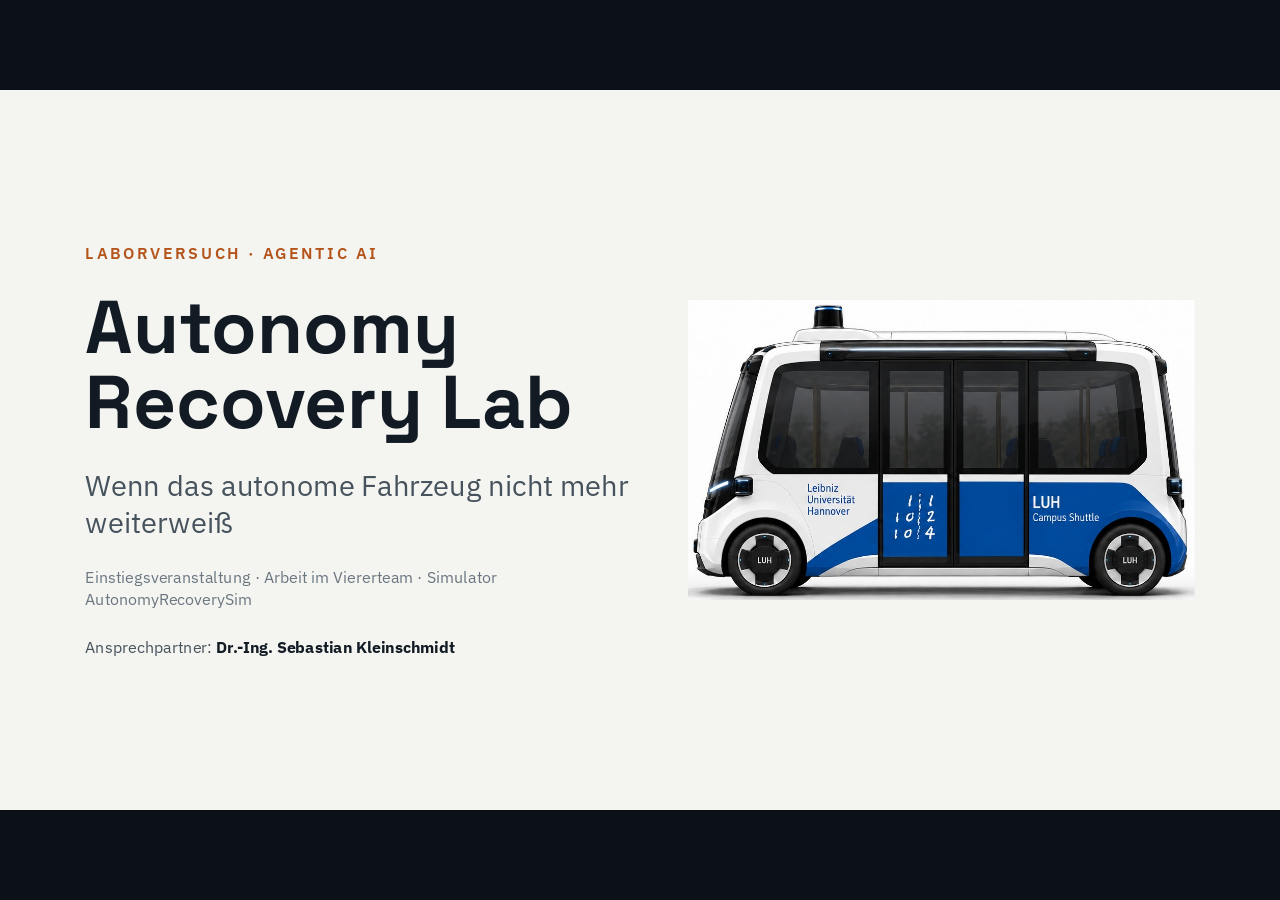
<file: docs/Auftakt_Autonomy_Recovery_Lab.html>
<!doctype html>
<html lang="de">
<head>
<meta charset="utf-8">
<meta name="viewport" content="width=device-width, initial-scale=1">
<title>Autonomy Recovery Lab – Einstieg</title>
<link rel="preconnect" href="https://fonts.googleapis.com">
<link rel="stylesheet" href="https://fonts.googleapis.com/css2?family=Space+Grotesk:wght@500;600;700&family=IBM+Plex+Sans:ital,wght@0,400;0,600;1,400&family=JetBrains+Mono:wght@400;600&display=swap">
<style>
  :root { --frame: #0B1117; }
  * { margin: 0; padding: 0; box-sizing: border-box; }
  html, body { height: 100%; background: var(--frame); overflow: hidden; }
  body { font-family: 'IBM Plex Sans', Arial, sans-serif; }
  #stage { position: absolute; left: 50%; top: 50%; width: 1920px; height: 1080px; transform-origin: center; }
  .slide { position: absolute; inset: 0; width: 1920px; height: 1080px; overflow: hidden; }
  .slide:not(.active) { display: none !important; }
  .slide div:not([style*="display"]) { display: flex; flex-direction: column; }
  .notes { display: none; }
  .shape-arrow-right { clip-path: polygon(0 30%, 60% 30%, 60% 0, 100% 50%, 60% 100%, 60% 70%, 0 70%); }
  #bar { position: fixed; left: 0; right: 0; bottom: 0; display: flex; gap: 12px; align-items: center; justify-content: flex-end;
         padding: 8px 16px; font: 14px 'IBM Plex Sans', Arial, sans-serif; color: #B9C4CC; opacity: 0; transition: opacity .2s; }
  body:hover #bar, #bar:focus-within { opacity: 1; }
  #bar button { background: #1C2833; color: #F4F5F1; border: 1px solid #2C3A47; border-radius: 6px; padding: 6px 12px; font: inherit; cursor: pointer; }
  #notes { position: fixed; left: 16px; right: 16px; bottom: 52px; max-height: 40vh; overflow: auto; display: none;
           background: #F4F5F1; color: #121B24; border-radius: 10px; padding: 16px 20px; font: 18px/1.5 'IBM Plex Sans', Arial, sans-serif; }
  body.show-notes #notes { display: block; }
  @media print {
    @page { size: 1920px 1080px; margin: 0; }
    html, body { height: auto; overflow: visible; background: none; }
    #stage { position: static; transform: none !important; width: auto; height: auto; }
    .slide, .slide:not(.active) { position: relative; display: flex !important; page-break-after: always; break-after: page; }
    #bar, #notes { display: none !important; }
  }
</style>
</head>
<body>
<main id="stage" aria-live="polite">
<section class="slide" data-number="1" id="cover" data-transition="fade" style="background:#F4F5F1;color:#121B24;font-family:'IBM Plex Sans', Arial, sans-serif;padding:128px;display:flex;flex-direction:row;align-items:center;gap:64px">
<div style="flex:1;display:flex;flex-direction:column;gap:40px">
<p style="font-size:24px;font-weight:600;letter-spacing:4px;text-transform:uppercase;color:#B4541A">Laborversuch · Agentic AI</p>
<h1 style="font-family:'Space Grotesk', Arial, sans-serif;font-size:112px;font-weight:700;line-height:1.0;color:#121B24">Autonomy<br>Recovery Lab</h1>
<p style="font-size:44px;line-height:1.25;color:#46525C">Wenn das autonome Fahrzeug nicht mehr weiterweiß</p>
<p style="font-size:24px;color:#6B7680">Einstiegsveranstaltung · Arbeit im Viererteam · Simulator AutonomyRecoverySim</p>
<p style="font-size:24px;color:#46525C">Ansprechpartner: <b style="color:#121B24">Dr.-Ing. Sebastian Kleinschmidt</b></p>
</div>
<img src="[data-uri]" alt="Autonomes Campus-Shuttle in Seitenansicht" style="width:760px;height:451px;object-fit:contain">
<aside class="notes">Willkommen zum Laborversuch. Das Bild zeigt ein autonomes Shuttle, wie es auf einem Campus fahren könnte. Solche Fahrzeuge fahren die meiste Zeit problemlos. Dieser Versuch beschäftigt sich mit den Momenten, in denen sie nicht weiterwissen, und mit der Frage, wie ein Agent mit Sprachmodell dann helfen kann, ohne selbst zum Risiko zu werden.</aside>
</section>
<section class="slide" data-number="2" id="lage" data-transition="fade" style="background:#121B24;color:#F4F5F1;font-family:'IBM Plex Sans', Arial, sans-serif;padding:128px 128px 160px;display:flex;flex-direction:column;gap:64px">
<div style="display:flex;flex-direction:column;gap:16px">
<p style="font-size:24px;font-weight:600;letter-spacing:4px;text-transform:uppercase;color:#F2994A">Das Problem</p>
<h2 style="font-family:'Space Grotesk', Arial, sans-serif;font-size:72px;font-weight:700;line-height:1.1;color:#F4F5F1">Das Fahrzeug steht und kommt nicht weiter</h2>
</div>
<div style="display:flex;flex-direction:row;gap:32px">
<div style="flex:1;display:flex;flex-direction:column;gap:24px;background:#1C2833;border:1px solid #2C3A47;border-radius:20px;padding:40px">
<svg class="icon" aria-hidden="true" viewBox="0 0 24 24" fill="none" stroke="currentColor" stroke-width="2" stroke-linecap="round" stroke-linejoin="round" style="color:#F2994A;width:56px;height:56px;flex:none"><path d="m21.73 18-8-14a2 2 0 0 0-3.48 0l-8 14A2 2 0 0 0 4 21h16a2 2 0 0 0 1.73-3"/><path d="M12 9v4"/><path d="M12 17h.01"/></svg>
<h3 style="font-size:32px;font-weight:600;line-height:1.25;color:#F4F5F1">Lieferwagen in zweiter Reihe</h3>
<p style="font-size:24px;line-height:1.4;color:#B9C4CC">Fährt er gleich weiter, oder ist der Fahrer weg?</p>
</div>
<div style="flex:1;display:flex;flex-direction:column;gap:24px;background:#1C2833;border:1px solid #2C3A47;border-radius:20px;padding:40px">
<svg class="icon" aria-hidden="true" viewBox="0 0 24 24" fill="none" stroke="currentColor" stroke-width="2" stroke-linecap="round" stroke-linejoin="round" style="color:#F2994A;width:56px;height:56px;flex:none"><path d="M4 14a1 1 0 0 1-.78-1.63l9.9-10.2a.5.5 0 0 1 .86.46l-1.92 6.02A1 1 0 0 0 13 10h7a1 1 0 0 1 .78 1.63l-9.9 10.2a.5.5 0 0 1-.86-.46l1.92-6.02A1 1 0 0 0 11 14z"/></svg>
<h3 style="font-size:32px;font-weight:600;line-height:1.25;color:#F4F5F1">Ampel ausgefallen</h3>
<p style="font-size:24px;line-height:1.4;color:#B9C4CC">Dunkel ist nicht rot. Wer gibt die Kreuzung frei?</p>
</div>
<div style="flex:1;display:flex;flex-direction:column;gap:24px;background:#1C2833;border:1px solid #2C3A47;border-radius:20px;padding:40px">
<svg class="icon" aria-hidden="true" viewBox="0 0 24 24" fill="none" stroke="currentColor" stroke-width="2" stroke-linecap="round" stroke-linejoin="round" style="color:#F2994A;width:56px;height:56px;flex:none"><circle cx="11" cy="11" r="8"/><path d="m21 21-4.3-4.3"/></svg>
<h3 style="font-size:32px;font-weight:600;line-height:1.25;color:#F4F5F1">Ladung auf der Fahrbahn</h3>
<p style="font-size:24px;line-height:1.4;color:#B9C4CC">Karton oder Stahlteil? Drüberfahren oder umfahren?</p>
</div>
<div style="flex:1;display:flex;flex-direction:column;gap:24px;background:#1C2833;border:1px solid #2C3A47;border-radius:20px;padding:40px">
<svg class="icon" aria-hidden="true" viewBox="0 0 24 24" fill="none" stroke="currentColor" stroke-width="2" stroke-linecap="round" stroke-linejoin="round" style="color:#F2994A;width:56px;height:56px;flex:none"><path d="M14.7 6.3a1 1 0 0 0 0 1.4l1.6 1.6a1 1 0 0 0 1.4 0l3.77-3.77a6 6 0 0 1-7.94 7.94l-6.91 6.91a2.12 2.12 0 0 1-3-3l6.91-6.91a6 6 0 0 1 7.94-7.94l-3.76 3.76z"/></svg>
<h3 style="font-size:32px;font-weight:600;line-height:1.25;color:#F4F5F1">Baustelle ohne Umleitung</h3>
<p style="font-size:24px;line-height:1.4;color:#B9C4CC">Wenden, umplanen oder die Leitstelle rufen?</p>
</div>
</div>
<p style="font-size:32px;line-height:1.4;color:#B9C4CC">Der Fahrstack hält sicher an, <span style="color:#F4F5F1">löst die Lage aber nicht auf</span>. Dafür gibt es in diesem Labor einen eigenen Agenten.</p>
<p style="position:absolute;left:128px;bottom:64px;width:1200px;font-size:24px;color:#8C99A4">Autonomy Recovery Lab · Einstieg</p>
<p style="position:absolute;right:128px;bottom:64px;width:200px;font-size:24px;color:#8C99A4;text-align:right">2</p>
<aside class="notes">Vier typische Lagen, alle im Simulator enthalten. Allen gemeinsam ist: Das Fahrzeug verhält sich korrekt, indem es anhält. Aber Anhalten ist keine Lösung. Ein menschlicher Fahrer würde jetzt nachdenken, genauer hinsehen und dann etwas tun, zum Beispiel vorsichtig vorbeifahren, warten oder umkehren. Genau diese Rolle übernimmt euer Agent.</aside>
</section>
<section class="slide" data-number="3" id="rolle" data-transition="fade" style="background:#F4F5F1;color:#121B24;font-family:'IBM Plex Sans', Arial, sans-serif;padding:128px 128px 160px;display:flex;flex-direction:column;gap:64px">
<div style="display:flex;flex-direction:column;gap:16px">
<p style="font-size:24px;font-weight:600;letter-spacing:4px;text-transform:uppercase;color:#B4541A">Eure Aufgabe</p>
<h2 style="font-family:'Space Grotesk', Arial, sans-serif;font-size:72px;font-weight:700;line-height:1.1;color:#121B24">Euer Agent übernimmt ab dem Stillstand</h2>
</div>
<div style="display:flex;flex-direction:row;align-items:center;gap:24px">
<div style="flex:1;display:flex;flex-direction:column;gap:20px;background:#FBFBF8;border:1px solid #D5DAD3;border-radius:20px;padding:40px">
<p style="font-family:'Space Grotesk', Arial, sans-serif;font-size:44px;font-weight:700;color:#2A64A0">1</p>
<h3 style="font-size:32px;font-weight:600;line-height:1.25;color:#121B24">Lage untersuchen</h3>
<p style="font-size:24px;line-height:1.4;color:#46525C">Werkzeuge abfragen: Hindernis, Gegenverkehr, Sicht, Karte, Mission, Fahrstack</p>
</div>
<div class="shape shape-arrow-right" aria-hidden="true" style="background:#B4541A;width:56px;height:32px;flex:none"></div>
<div style="flex:1;display:flex;flex-direction:column;gap:20px;background:#FBFBF8;border:1px solid #D5DAD3;border-radius:20px;padding:40px">
<p style="font-family:'Space Grotesk', Arial, sans-serif;font-size:44px;font-weight:700;color:#2A64A0">2</p>
<h3 style="font-size:32px;font-weight:600;line-height:1.25;color:#121B24">Befehl wählen</h3>
<p style="font-size:24px;line-height:1.4;color:#46525C">Genau ein High-Level-Befehl mit Parametern und Begründung</p>
</div>
<div class="shape shape-arrow-right" aria-hidden="true" style="background:#B4541A;width:56px;height:32px;flex:none"></div>
<div style="flex:1;display:flex;flex-direction:column;gap:20px;background:#FBFBF8;border:1px solid #D5DAD3;border-radius:20px;padding:40px">
<p style="font-family:'Space Grotesk', Arial, sans-serif;font-size:44px;font-weight:700;color:#2A64A0">3</p>
<h3 style="font-size:32px;font-weight:600;line-height:1.25;color:#121B24">Simulator prüft und fährt</h3>
<p style="font-size:24px;line-height:1.4;color:#46525C">Regeln, Sicherheit, Ausführung; gemessen werden Sicherheit, Erfolg, Standzeit, Kosten</p>
</div>
</div>
<p style="font-size:32px;line-height:1.4;color:#46525C"><b style="color:#121B24">Kein Lenkrad, keine Trajektorie.</b> Der Agent entscheidet, <i>was</i> geschieht. <i>Wie</i> gelenkt und gebremst wird, erledigt der zertifizierte Ausführer.</p>
<p style="position:absolute;left:128px;bottom:64px;width:1200px;font-size:24px;color:#6B7680">Autonomy Recovery Lab · Einstieg</p>
<p style="position:absolute;right:128px;bottom:64px;width:200px;font-size:24px;color:#6B7680;text-align:right">3</p>
<aside class="notes">Der Agent wird erst gerufen, wenn der Stillstandsmonitor einen möglichen Deadlock meldet. Dann hat er ein begrenztes Budget an Werkzeugaufrufen, um die Lage zu verstehen, und reicht einen Befehl ein. Wichtig für das Verständnis: Der Agent ist kein Fahrer. Er ist eher wie ein Disponent, der sagt: Fahr vorsichtig links vorbei, maximal 35 Meter. Die Ausführung und die Sicherheitsüberwachung bleiben Infrastruktur.</aside>
</section>
<section class="slide" data-number="4" id="frage" data-transition="fade" style="background:#E7EAE4;color:#121B24;font-family:'IBM Plex Sans', Arial, sans-serif;padding:128px 128px 160px;display:flex;flex-direction:column;gap:56px">
<div style="display:flex;flex-direction:column;gap:16px">
<p style="font-size:24px;font-weight:600;letter-spacing:4px;text-transform:uppercase;color:#B4541A">Die erste Frage</p>
<h2 style="font-family:'Space Grotesk', Arial, sans-serif;font-size:72px;font-weight:700;line-height:1.1;color:#121B24">Steckt das Fahrzeug wirklich fest?</h2>
</div>
<div style="display:flex;flex-direction:row;gap:32px">
<div style="flex:1;display:flex;flex-direction:column;gap:24px;background:#FBFBF8;border:1px solid #D5DAD3;border-radius:20px;padding:48px">
<div style="display:flex;flex-direction:row;align-items:center;gap:20px">
<svg class="icon" aria-hidden="true" viewBox="0 0 24 24" fill="none" stroke="currentColor" stroke-width="2" stroke-linecap="round" stroke-linejoin="round" style="color:#2A64A0;width:48px;height:48px;flex:none"><circle cx="12" cy="12" r="10"/><polyline points="12 6 12 12 16 14"/></svg>
<h3 style="font-size:32px;font-weight:600;color:#121B24">Warten ist richtig</h3>
</div>
<p style="font-size:32px;line-height:1.4;color:#46525C">Rote Ampel, Güterzug am Bahnübergang, Stau, geplanter Halt</p>
<p style="font-size:32px;line-height:1.4;color:#2A64A0;font-weight:600">Wer hier eingreift, löst einen Fehlalarm aus.</p>
</div>
<div style="flex:1;display:flex;flex-direction:column;gap:24px;background:#FBFBF8;border:1px solid #D5DAD3;border-radius:20px;padding:48px">
<div style="display:flex;flex-direction:row;align-items:center;gap:20px">
<svg class="icon" aria-hidden="true" viewBox="0 0 24 24" fill="none" stroke="currentColor" stroke-width="2" stroke-linecap="round" stroke-linejoin="round" style="color:#B4541A;width:48px;height:48px;flex:none"><path d="M4 14a1 1 0 0 1-.78-1.63l9.9-10.2a.5.5 0 0 1 .86.46l-1.92 6.02A1 1 0 0 0 13 10h7a1 1 0 0 1 .78 1.63l-9.9 10.2a.5.5 0 0 1-.86-.46l1.92-6.02A1 1 0 0 0 11 14z"/></svg>
<h3 style="font-size:32px;font-weight:600;color:#121B24">Eingriff ist nötig</h3>
</div>
<p style="font-size:32px;line-height:1.4;color:#46525C">Ampel dunkel, grüne Ampel mit Blockade, Lieferwagen ohne Fahrer</p>
<p style="font-size:32px;line-height:1.4;color:#B4541A;font-weight:600">Wer hier wartet, verpasst den Eingriff.</p>
</div>
</div>
<p style="font-size:32px;line-height:1.4;color:#46525C">Der Stillstandsmonitor ruft euren Agenten bei <b style="color:#121B24">jedem</b> Halt. Unterscheiden muss der Agent selbst.</p>
<p style="position:absolute;left:128px;bottom:64px;width:1200px;font-size:24px;color:#6B7680">Autonomy Recovery Lab · Einstieg</p>
<p style="position:absolute;right:128px;bottom:64px;width:200px;font-size:24px;color:#6B7680;text-align:right">4</p>
<aside class="notes">Das ist die wichtigste und am häufigsten unterschätzte Teilaufgabe. Der Monitor ist absichtlich dumm: Er sieht nur, dass das Fahrzeug steht. Ein Agent, der immer eingreift, fährt bei Rot los. Ein Agent, der immer wartet, steht ewig hinter einem verlassenen Lieferwagen. Beide Fehlerarten werden getrennt gemessen, als Fehlalarm und als verpasster Eingriff. Die Szenariomenge erkennen.txt ist genau dafür gebaut.</aside>
</section>
<section class="slide" data-number="5" id="sehen" data-transition="fade" style="background:#121B24;color:#F4F5F1;font-family:'IBM Plex Sans', Arial, sans-serif;padding:128px 128px 160px;display:flex;flex-direction:column;gap:56px">
<div style="display:flex;flex-direction:column;gap:16px">
<p style="font-size:24px;font-weight:600;letter-spacing:4px;text-transform:uppercase;color:#F2994A">Wahrnehmung</p>
<h2 style="font-family:'Space Grotesk', Arial, sans-serif;font-size:72px;font-weight:700;line-height:1.1;color:#F4F5F1">Was euer Agent zu sehen bekommt</h2>
</div>
<div style="display:flex;flex-direction:row;gap:32px">
<div style="flex:1;display:flex;flex-direction:column;gap:24px;background:#1C2833;border:1px solid #2C3A47;border-radius:20px;padding:40px">
<h3 style="font-size:32px;font-weight:600;color:#7FB2E5">Ab L4: Objektliste mit Unsicherheit</h3>
<p style="font-family:'JetBrains Mono', 'Courier New', monospace;font-size:24px;line-height:1.4;color:#DCE3E8">{<br>&#160;&#160;"existence_probability": 0.97,<br>&#160;&#160;"classification": [<br>&#160;&#160;&#160;&#160;{"label": "VAN", "probability": 0.81},<br>&#160;&#160;&#160;&#160;{"label": "TRUCK", "probability": 0.19}],<br>&#160;&#160;"kinematics": {<br>&#160;&#160;&#160;&#160;"position_m": [18.4, 0.1],<br>&#160;&#160;&#160;&#160;"position_std_m": [0.3, 0.2],<br>&#160;&#160;&#160;&#160;"motion_state": "STATIONARY"},<br>&#160;&#160;"lane_association": {"lane": "EGO_LANE"} }</p>
</div>
<div style="flex:1;display:flex;flex-direction:column;gap:32px;background:#1C2833;border:1px solid #2C3A47;border-radius:20px;padding:40px">
<h3 style="font-size:32px;font-weight:600;color:#7FB2E5">In L6: Selbstauskunft des Fahrstacks</h3>
<p style="font-size:44px;line-height:1.25;font-style:italic;color:#F4F5F1">„Ein Lieferwagen blockiert die Spur, also halte ich an.“</p>
<p style="font-family:'JetBrains Mono', 'Courier New', monospace;font-size:24px;color:#DCE3E8">meta_action: STOP · confidence: 0.92</p>
<p style="font-size:24px;line-height:1.4;color:#B9C4CC">Begründung im Stil von NVIDIA Alpamayo. Sie klingt plausibel und kann trotzdem falsch sein: <span style="color:#F2994A">gegen die Messungen prüfen.</span></p>
</div>
</div>
<p style="font-size:32px;line-height:1.4;color:#B9C4CC">In L1 bis L3 liefern die Werkzeuge fertige Urteile wie „Gegenverkehr: ja“. <span style="color:#F4F5F1">Ab L4 rechnet euer Agent selbst.</span></p>
<p style="position:absolute;left:128px;bottom:64px;width:1200px;font-size:24px;color:#8C99A4">Autonomy Recovery Lab · Einstieg · Beispielwerte, gekürzt</p>
<p style="position:absolute;right:128px;bottom:64px;width:200px;font-size:24px;color:#8C99A4;text-align:right">5</p>
<aside class="notes">Die Wahrnehmung wird im Lauf des Labors realistischer. Am Anfang bekommt ihr fertige Urteile, damit ihr euch auf die Agentenlogik konzentrieren könnt. Ab Lektion 4 bekommt ihr eine Objektliste, wie sie ein realer Fahrstack, etwa Autoware, ausgibt: Klassen mit Wahrscheinlichkeiten, Positionen mit Standardabweichung, Tracks mit Alter. Dazu Sichtabdeckung und Karte. In Lektion 6 kommt die Selbstauskunft eines Vision-Language-Action-Modells hinzu, angelehnt an NVIDIA Alpamayo: eine Begründung in Text, eine grobe Fahrabsicht und eine Konfidenz. Der Kernpunkt: Text, der überzeugend klingt, ist kein Beleg. Die Werte auf der Folie sind gekürzte Beispielwerte.</aside>
</section>
<section class="slide" data-number="6" id="befehle" data-transition="fade" style="background:#F4F5F1;color:#121B24;font-family:'IBM Plex Sans', Arial, sans-serif;padding:128px 128px 160px;display:flex;flex-direction:column;gap:48px">
<div style="display:flex;flex-direction:column;gap:16px">
<p style="font-size:24px;font-weight:600;letter-spacing:4px;text-transform:uppercase;color:#B4541A">Handlungsraum</p>
<h2 style="font-family:'Space Grotesk', Arial, sans-serif;font-size:72px;font-weight:700;line-height:1.1;color:#121B24">24 Befehle, aber kein Lenkrad</h2>
</div>
<div style="display:grid;grid-template-columns:1fr 1fr 1fr;gap:24px">
<div style="display:flex;flex-direction:column;gap:12px;background:#FBFBF8;border:1px solid #D5DAD3;border-radius:16px;padding:28px 32px">
<h3 style="font-size:32px;font-weight:600;color:#2A64A0">Abwarten</h3>
<p style="font-family:'JetBrains Mono', 'Courier New', monospace;font-size:24px;line-height:1.3;color:#46525C">WAIT<br>WAIT_FOR_GAP<br>REQUEST_ADDITIONAL_INFORMATION</p>
</div>
<div style="display:flex;flex-direction:column;gap:12px;background:#FBFBF8;border:1px solid #D5DAD3;border-radius:16px;padding:28px 32px">
<h3 style="font-size:32px;font-weight:600;color:#2A64A0">Kleine Manöver</h3>
<p style="font-family:'JetBrains Mono', 'Courier New', monospace;font-size:24px;line-height:1.3;color:#46525C">NUDGE_AROUND_OBSTACLE<br>AVOID_TEMPORARY_OBSTRUCTION<br>CHANGE_LANE · CREEP_FORWARD<br>CROSS_LOW_RISK_OBJECT<br>REVERSE_SHORT</p>
</div>
<div style="display:flex;flex-direction:column;gap:12px;background:#FBFBF8;border:1px solid #D5DAD3;border-radius:16px;padding:28px 32px">
<h3 style="font-size:32px;font-weight:600;color:#2A64A0">Phasenmanöver</h3>
<p style="font-family:'JetBrains Mono', 'Courier New', monospace;font-size:24px;line-height:1.3;color:#46525C">PEEK_OUT · OVERTAKE<br>RESUME · ABORT_TO_LANE</p>
<p style="font-size:24px;line-height:1.4;color:#46525C">halten an Checkpoints, die Uhr läuft weiter</p>
</div>
<div style="display:flex;flex-direction:column;gap:12px;background:#FBFBF8;border:1px solid #D5DAD3;border-radius:16px;padding:28px 32px">
<h3 style="font-size:32px;font-weight:600;color:#2A64A0">Route und Mission</h3>
<p style="font-family:'JetBrains Mono', 'Courier New', monospace;font-size:24px;line-height:1.3;color:#46525C">REPLAN_ROUTE · TURN_AROUND<br>PULL_OVER · DROP_PASSENGER<br>RETURN_HOME</p>
</div>
<div style="display:flex;flex-direction:column;gap:12px;background:#FBFBF8;border:1px solid #D5DAD3;border-radius:16px;padding:28px 32px">
<h3 style="font-size:32px;font-weight:600;color:#2A64A0">Eskalieren und anhalten</h3>
<p style="font-family:'JetBrains Mono', 'Courier New', monospace;font-size:24px;line-height:1.3;color:#46525C">REQUEST_REMOTE_ASSISTANCE<br>ESCALATE_TO_RULE_ENGINE<br>SAFE_STOP · ABORT_MISSION</p>
</div>
<div style="display:flex;flex-direction:column;gap:12px;background:#FBFBF8;border:1px solid #D5DAD3;border-radius:16px;padding:28px 32px">
<h3 style="font-size:32px;font-weight:600;color:#B4541A">Nach einem Unfall</h3>
<p style="font-family:'JetBrains Mono', 'Courier New', monospace;font-size:24px;line-height:1.3;color:#46525C">SECURE_SCENE<br>REPORT_INCIDENT</p>
<p style="font-size:24px;line-height:1.4;color:#46525C">Weiterfahren ohne Meldung zählt wie ein Personenschaden</p>
</div>
</div>
<p style="position:absolute;left:128px;bottom:64px;width:1200px;font-size:24px;color:#6B7680">Autonomy Recovery Lab · Einstieg · Details in COMMANDS.md</p>
<p style="position:absolute;right:128px;bottom:64px;width:200px;font-size:24px;color:#6B7680;text-align:right">6</p>
<aside class="notes">Der Katalog ist fest. Ihr könnt keine neuen Befehle erfinden, genau wie in einem echten Fahrzeug, in dem der Ausführer zertifiziert ist. Eure Arbeit ist die Entscheidung, welcher Befehl wann mit welchen Parametern passt. Die Phasenmanöver sind besonders: Ein Überholmanöver schert erst aus und hält an einem Checkpoint. Dort wird euer Agent erneut gefragt, ob er weiterfahren will, und währenddessen läuft die Zeit weiter. Für den Fall, dass es doch knallt, gibt es eigene Befehle zur Unfallabwicklung.</aside>
</section>
<section class="slide" data-number="7" id="vertrag" data-transition="fade" style="background:#121B24;color:#F4F5F1;font-family:'IBM Plex Sans', Arial, sans-serif;padding:128px 128px 160px;display:flex;flex-direction:column;gap:56px">
<div style="display:flex;flex-direction:column;gap:16px">
<p style="font-size:24px;font-weight:600;letter-spacing:4px;text-transform:uppercase;color:#F2994A">Sicherheitsvertrag</p>
<h2 style="font-family:'Space Grotesk', Arial, sans-serif;font-size:72px;font-weight:700;line-height:1.1;color:#F4F5F1">Der Simulator traut eurem Agenten nicht</h2>
</div>
<div style="display:flex;flex-direction:row;gap:48px">
<div style="flex:1;display:flex;flex-direction:column;gap:32px">
<div style="display:flex;flex-direction:row;gap:24px;align-items:start">
<svg class="icon" aria-hidden="true" viewBox="0 0 24 24" fill="none" stroke="currentColor" stroke-width="2" stroke-linecap="round" stroke-linejoin="round" style="color:#7FB2E5;width:48px;height:48px;flex:none"><rect width="18" height="11" x="3" y="11" rx="2" ry="2"/><path d="M7 11V7a5 5 0 0 1 10 0v4"/></svg>
<div style="flex:1;display:flex;flex-direction:column;gap:8px">
<h3 style="font-size:32px;font-weight:600;color:#F4F5F1">Harte Regeln</h3>
<p style="font-size:24px;line-height:1.4;color:#B9C4CC">Durchgezogene Linie, Absperrung, Wegfahren nach einem Unfall: nie übersteuerbar</p>
</div>
</div>
<div style="display:flex;flex-direction:row;gap:24px;align-items:start">
<svg class="icon" aria-hidden="true" viewBox="0 0 24 24" fill="none" stroke="currentColor" stroke-width="2" stroke-linecap="round" stroke-linejoin="round" style="color:#7FB2E5;width:48px;height:48px;flex:none"><circle cx="12" cy="12" r="10"/><polyline points="12 6 12 12 16 14"/></svg>
<div style="flex:1;display:flex;flex-direction:column;gap:8px">
<h3 style="font-size:32px;font-weight:600;color:#F4F5F1">Budgets</h3>
<p style="font-size:24px;line-height:1.4;color:#B9C4CC">14 Werkzeugaufrufe und 3 Entscheidungsversuche je Sitzung, begrenzte Befehle je Episode</p>
</div>
</div>
<div style="display:flex;flex-direction:row;gap:24px;align-items:start">
<svg class="icon" aria-hidden="true" viewBox="0 0 24 24" fill="none" stroke="currentColor" stroke-width="2" stroke-linecap="round" stroke-linejoin="round" style="color:#7FB2E5;width:48px;height:48px;flex:none"><path d="M3.85 8.62a4 4 0 0 1 4.78-4.77 4 4 0 0 1 6.74 0 4 4 0 0 1 4.78 4.78 4 4 0 0 1 0 6.74 4 4 0 0 1-4.77 4.78 4 4 0 0 1-6.75 0 4 4 0 0 1-4.78-4.77 4 4 0 0 1 0-6.76Z"/><path d="m9 12 2 2 4-4"/></svg>
<div style="flex:1;display:flex;flex-direction:column;gap:8px">
<h3 style="font-size:32px;font-weight:600;color:#F4F5F1">Fail-safe</h3>
<p style="font-size:24px;line-height:1.4;color:#B9C4CC">Bei Fehler, Zeitüberschreitung oder ungültiger Ausgabe immer WAIT</p>
</div>
</div>
</div>
<div style="flex:1;display:flex;flex-direction:column;gap:16px">
<h3 style="font-size:32px;font-weight:600;color:#F4F5F1">Prüfmodi: wie viel Schutz bleibt</h3>
<div style="display:flex;flex-direction:row;align-items:center;gap:24px;background:#1C2833;border:1px solid #2C3A47;border-radius:16px;padding:24px 32px">
<p style="font-family:'JetBrains Mono', 'Courier New', monospace;font-size:24px;font-weight:600;color:#7FB2E5;width:170px">strict</p>
<p style="flex:1;font-size:24px;line-height:1.4;color:#DCE3E8">lehnt Manöver ohne Belege ab</p>
</div>
<div style="display:flex;flex-direction:row;align-items:center;gap:24px;background:#1C2833;border:1px solid #2C3A47;border-radius:16px;padding:24px 32px">
<p style="font-family:'JetBrains Mono', 'Courier New', monospace;font-size:24px;font-weight:600;color:#F2C14E;width:170px">advisory</p>
<p style="flex:1;font-size:24px;line-height:1.4;color:#DCE3E8">warnt nur, der Agent entscheidet</p>
</div>
<div style="display:flex;flex-direction:row;align-items:center;gap:24px;background:#1C2833;border:1px solid #2C3A47;border-radius:16px;padding:24px 32px">
<p style="font-family:'JetBrains Mono', 'Courier New', monospace;font-size:24px;font-weight:600;color:#F2994A;width:170px">off</p>
<p style="flex:1;font-size:24px;line-height:1.4;color:#DCE3E8">nur noch harte Regeln: Wer blind losfährt, verursacht einen Unfall</p>
</div>
</div>
</div>
<p style="position:absolute;left:128px;bottom:64px;width:1200px;font-size:24px;color:#8C99A4">Autonomy Recovery Lab · Einstieg</p>
<p style="position:absolute;right:128px;bottom:64px;width:200px;font-size:24px;color:#8C99A4;text-align:right">7</p>
<aside class="notes">Ein Agent mit Sprachmodell kann halluzinieren, sich in Schleifen verfangen oder auf manipulierte Texte hereinfallen. Deshalb behandelt der Simulator ihn als nicht vertrauenswürdig. Die harten Regeln gelten immer. Wie viel Schutz darüber hinaus bleibt, bestimmt der Prüfmodus. Im Modus strict lehnt die Prüfung ein Überholmanöver ab, wenn der Agent vorher nicht nachgesehen hat. In advisory und off gibt es diese Bevormundung nicht mehr. Dann kann es tatsächlich knallen, und der Agent muss den Unfall erkennen und richtig abwickeln. Das ist Thema von Lektion 8.</aside>
</section>
<section class="slide" data-number="8" id="dynamik" data-transition="fade" style="background:#E8782A;color:#121B24;font-family:'IBM Plex Sans', Arial, sans-serif;padding:128px 128px 160px;display:flex;flex-direction:column;gap:40px">
<div style="display:flex;flex-direction:column;gap:16px">
<p style="font-size:24px;font-weight:600;letter-spacing:4px;text-transform:uppercase;color:#121B24">Lagen ändern sich</p>
<h2 style="font-family:'Space Grotesk', Arial, sans-serif;font-size:72px;font-weight:700;line-height:1.1;color:#121B24">Manche Ursachen zeigen sich erst beim Ausscheren</h2>
</div>
<svg aria-label="Drei Phasen von oben: Das Ego-Fahrzeug steht hinter einem Lieferwagen, die Unfallstelle davor ist verdeckt. Dann schert es aus, sein Sichtkegel erfasst die Unfallstelle. Zuletzt fährt es zurück in die Spur und wendet." width="1664" height="300" viewBox="0 0 1664 300" xmlns="http://www.w3.org/2000/svg">
<g>
<rect x="0" y="20" width="520" height="260" rx="18" fill="#2B333B"/>
<line x1="0" y1="150" x2="520" y2="150" stroke="#E9ECE6" stroke-width="4" stroke-dasharray="26 18"/>
<polygon points="240,215 300,170 300,262" fill="#F2C14E" opacity="0.35"/>
<rect x="300" y="168" width="120" height="94" rx="10" fill="#C9CED2"/>
<g opacity="0.3"><rect x="440" y="172" width="58" height="34" rx="6" fill="none" stroke="#E9ECE6" stroke-width="3" stroke-dasharray="8 6" transform="rotate(18 469 189)"/><rect x="448" y="222" width="56" height="32" rx="6" fill="none" stroke="#E9ECE6" stroke-width="3" stroke-dasharray="8 6" transform="rotate(-14 476 238)"/></g>
<rect x="120" y="185" width="120" height="60" rx="12" fill="#5B9BE0"/>
</g>
<g transform="translate(572 0)">
<rect x="0" y="20" width="520" height="260" rx="18" fill="#2B333B"/>
<line x1="0" y1="150" x2="520" y2="150" stroke="#E9ECE6" stroke-width="4" stroke-dasharray="26 18"/>
<polygon points="282,150 520,70 520,270" fill="#F2C14E" opacity="0.35"/>
<rect x="300" y="168" width="120" height="94" rx="10" fill="#C9CED2"/>
<rect x="440" y="172" width="58" height="34" rx="6" fill="#E8782A" transform="rotate(18 469 189)"/>
<rect x="448" y="222" width="56" height="32" rx="6" fill="#F2C14E" transform="rotate(-14 476 238)"/>
<rect x="162" y="122" width="120" height="60" rx="12" fill="#5B9BE0" transform="rotate(-10 222 152)"/>
</g>
<g transform="translate(1144 0)">
<rect x="0" y="20" width="520" height="260" rx="18" fill="#2B333B"/>
<line x1="0" y1="150" x2="520" y2="150" stroke="#E9ECE6" stroke-width="4" stroke-dasharray="26 18"/>
<rect x="300" y="168" width="120" height="94" rx="10" fill="#C9CED2"/>
<rect x="440" y="172" width="58" height="34" rx="6" fill="#E8782A" transform="rotate(18 469 189)"/>
<rect x="448" y="222" width="56" height="32" rx="6" fill="#F2C14E" transform="rotate(-14 476 238)"/>
<rect x="150" y="185" width="120" height="60" rx="12" fill="#5B9BE0"/>
<path d="M 180 185 C 180 110, 150 92, 78 92" fill="none" stroke="#F2C14E" stroke-width="10" stroke-linecap="round"/>
<polygon points="46,92 82,70 82,114" fill="#F2C14E"/>
</g>
</svg>
<div style="display:flex;flex-direction:row;gap:52px">
<div style="flex:1;display:flex;flex-direction:column;gap:8px">
<h3 style="font-size:32px;font-weight:600;line-height:1.25;color:#121B24">1 · Lieferwagen steht ohne Grund</h3>
<p style="font-size:24px;line-height:1.4;color:#121B24">Von hier aus ist nicht zu erkennen, was davor liegt.</p>
</div>
<div style="flex:1;display:flex;flex-direction:column;gap:8px">
<h3 style="font-size:32px;font-weight:600;line-height:1.25;color:#121B24">2 · Ausscheren, Checkpoint</h3>
<p style="font-size:24px;line-height:1.4;color:#121B24">OVERTAKE hält ausgeschert an. Jetzt ist die Unfallstelle sichtbar.</p>
</div>
<div style="flex:1;display:flex;flex-direction:column;gap:8px">
<h3 style="font-size:32px;font-weight:600;line-height:1.25;color:#121B24">3 · Neu entscheiden</h3>
<p style="font-size:24px;line-height:1.4;color:#121B24">Zurück in die Spur und wenden. Die Uhr läuft die ganze Zeit.</p>
</div>
</div>
<p style="position:absolute;left:128px;bottom:64px;width:1200px;font-size:24px;color:#121B24">Autonomy Recovery Lab · Einstieg · Szenariofamilie F1</p>
<p style="position:absolute;right:128px;bottom:64px;width:200px;font-size:24px;color:#121B24;text-align:right">8</p>
<aside class="notes">Das ist ein Beispiel aus den Szenariofamilien. Ein Lieferwagen steht scheinbar grundlos. Der Agent entscheidet sich zu überholen. Das Manöver schert aus und hält an einem Checkpoint. Erst jetzt sieht der Agent, dass vor dem Lieferwagen eine Unfallstelle liegt. Er muss neu entscheiden: zurück in die Spur und wenden. Das Prinzip dahinter: Ein guter Agent plant nicht einmal und führt dann blind aus, sondern prüft an jedem Punkt ohne Rückkehr erneut. Wichtig ist auch die Fairness: Jede Überraschung hat einen Hinweis, den ein aufmerksamer Agent mit einem Werkzeug erkennen kann.</aside>
</section>
<section class="slide" data-number="9" id="simulator" data-transition="fade" style="background:#E7EAE4;color:#121B24;font-family:'IBM Plex Sans', Arial, sans-serif;padding:128px 128px 160px;display:flex;flex-direction:column;gap:56px">
<div style="display:flex;flex-direction:column;gap:16px">
<p style="font-size:24px;font-weight:600;letter-spacing:4px;text-transform:uppercase;color:#B4541A">AutonomyRecoverySim</p>
<h2 style="font-family:'Space Grotesk', Arial, sans-serif;font-size:72px;font-weight:700;line-height:1.1;color:#121B24">Ein Simulator auf Straßen in Hannover</h2>
</div>
<div style="display:flex;flex-direction:row;gap:24px">
<div style="flex:1;display:flex;flex-direction:column;gap:16px;background:#FBFBF8;border:1px solid #D5DAD3;border-radius:20px;padding:40px">
<p style="font-family:'Space Grotesk', Arial, sans-serif;font-size:112px;font-weight:700;line-height:1.0;color:#2A64A0">61</p>
<p style="font-size:24px;line-height:1.4;color:#46525C">Szenarien auf echten Straßen aus OpenStreetMap</p>
</div>
<div style="flex:1;display:flex;flex-direction:column;gap:16px;background:#FBFBF8;border:1px solid #D5DAD3;border-radius:20px;padding:40px">
<p style="font-family:'Space Grotesk', Arial, sans-serif;font-size:112px;font-weight:700;line-height:1.0;color:#2A64A0">6 × 3</p>
<p style="font-size:24px;line-height:1.4;color:#46525C">Szenariofamilien, deren Lage sich ändert</p>
</div>
<div style="flex:1;display:flex;flex-direction:column;gap:16px;background:#FBFBF8;border:1px solid #D5DAD3;border-radius:20px;padding:40px">
<p style="font-family:'Space Grotesk', Arial, sans-serif;font-size:112px;font-weight:700;line-height:1.0;color:#2A64A0">24</p>
<p style="font-size:24px;line-height:1.4;color:#46525C">Befehle mit Regel- und Sicherheitsprüfung</p>
</div>
<div style="flex:1;display:flex;flex-direction:column;gap:16px;background:#FBFBF8;border:1px solid #D5DAD3;border-radius:20px;padding:40px">
<p style="font-family:'Space Grotesk', Arial, sans-serif;font-size:112px;font-weight:700;line-height:1.0;color:#2A64A0">0</p>
<p style="font-size:24px;line-height:1.4;color:#46525C">GPUs nötig: nur Python und die Standardbibliothek</p>
</div>
</div>
<div style="display:flex;flex-direction:row;gap:48px">
<div style="flex:1;display:flex;flex-direction:row;align-items:center;gap:20px">
<svg class="icon" aria-hidden="true" viewBox="0 0 24 24" fill="none" stroke="currentColor" stroke-width="2" stroke-linecap="round" stroke-linejoin="round" style="color:#B4541A;width:48px;height:48px;flex:none"><circle cx="12" cy="12" r="10"/><path d="M12 2a14.5 14.5 0 0 0 0 20 14.5 14.5 0 0 0 0-20"/><path d="M2 12h20"/></svg>
<p style="flex:1;font-size:24px;line-height:1.4;color:#46525C">Browser mit 2D- und 3D-Ansicht</p>
</div>
<div style="flex:1;display:flex;flex-direction:row;align-items:center;gap:20px">
<svg class="icon" aria-hidden="true" viewBox="0 0 24 24" fill="none" stroke="currentColor" stroke-width="2" stroke-linecap="round" stroke-linejoin="round" style="color:#B4541A;width:48px;height:48px;flex:none"><polygon points="6 3 20 12 6 21 6 3"/></svg>
<p style="flex:1;font-size:24px;line-height:1.4;color:#46525C">Recovery Console: selbst Agent spielen</p>
</div>
<div style="flex:1;display:flex;flex-direction:row;align-items:center;gap:20px">
<svg class="icon" aria-hidden="true" viewBox="0 0 24 24" fill="none" stroke="currentColor" stroke-width="2" stroke-linecap="round" stroke-linejoin="round" style="color:#B4541A;width:48px;height:48px;flex:none"><path d="M3 3v18h18"/><path d="M18 17V9"/><path d="M13 17V5"/><path d="M8 17v-3"/></svg>
<p style="flex:1;font-size:24px;line-height:1.4;color:#46525C">Batchläufe mit Bericht und Kostenmodell</p>
</div>
</div>
<p style="position:absolute;left:128px;bottom:64px;width:1200px;font-size:24px;color:#6B7680">Autonomy Recovery Lab · Einstieg · Kartendaten © OpenStreetMap-Mitwirkende</p>
<p style="position:absolute;right:128px;bottom:64px;width:200px;font-size:24px;color:#6B7680;text-align:right">9</p>
<aside class="notes">Der Simulator ist bewusst einfach gehalten: ein deterministischer 2D-Simulator in reinem Python. Er läuft auf jedem Laptop, ohne GPU und ohne Modellgewichte. Die Straßen sind echte Straßen in Hannover aus OpenStreetMap. Es gibt 61 Einzelszenarien und sechs Szenariofamilien mit je drei Varianten, die alle von Anfang an zugänglich sind, einschließlich ihrer Erfolgskriterien. Die Sprintmengen empfehlen eine Lernreihenfolge; Robustheit prüfen wir mit weiteren Seeds. Das Kostenmodell bildet ab, was einen Betreiber Geld kostet: Personenschäden am meisten, dann Sachschäden, dazu jeder Anruf in der Leitstelle und jede Minute Standzeit.</aside>
</section>
<section class="slide" data-number="10" id="track" data-transition="fade" style="background:#121B24;color:#F4F5F1;font-family:'IBM Plex Sans', Arial, sans-serif;padding:128px 128px 160px;display:flex;flex-direction:column;gap:48px">
<div style="display:flex;flex-direction:column;gap:16px">
<p style="font-size:24px;font-weight:600;letter-spacing:4px;text-transform:uppercase;color:#F2994A">Der Lernweg</p>
<h2 style="font-family:'Space Grotesk', Arial, sans-serif;font-size:72px;font-weight:700;line-height:1.1;color:#F4F5F1">Ein Agent, der mit jeder Lektion wächst</h2>
</div>
<div style="display:flex;flex-direction:row;gap:20px">
<div style="flex:1;display:flex;flex-direction:column;gap:16px;background:#1C2833;border:1px solid #2C3A47;border-radius:16px;padding:28px">
<p style="font-size:24px;font-weight:600;letter-spacing:2px;text-transform:uppercase;color:#F2994A">Einstieg</p>
<p style="font-size:24px;line-height:1.35;color:#DCE3E8"><span style="color:#7FB2E5">0</span> Grundlagen</p>
<p style="font-size:24px;line-height:1.35;color:#DCE3E8"><span style="color:#7FB2E5">1</span> Agent spielen</p>
</div>
<div style="flex:1;display:flex;flex-direction:column;gap:16px;background:#1C2833;border:1px solid #2C3A47;border-radius:16px;padding:28px">
<p style="font-size:24px;font-weight:600;letter-spacing:2px;text-transform:uppercase;color:#F2994A">Regeln</p>
<p style="font-size:24px;line-height:1.35;color:#DCE3E8"><span style="color:#7FB2E5">L1</span> Einfachster Agent</p>
<p style="font-size:24px;line-height:1.35;color:#DCE3E8"><span style="color:#7FB2E5">L2</span> Regelagent</p>
<p style="font-size:24px;line-height:1.35;color:#DCE3E8"><span style="color:#7FB2E5">L3</span> Gedächtnis</p>
<p style="font-size:24px;line-height:1.35;color:#DCE3E8"><span style="color:#7FB2E5">→</span> Forschungsplan</p>
</div>
<div style="flex:1;display:flex;flex-direction:column;gap:16px;background:#1C2833;border:1px solid #2C3A47;border-radius:16px;padding:28px">
<p style="font-size:24px;font-weight:600;letter-spacing:2px;text-transform:uppercase;color:#F2994A">Modell</p>
<p style="font-size:24px;line-height:1.35;color:#DCE3E8"><span style="color:#7FB2E5">L4</span> Selbst wahrnehmen</p>
<p style="font-size:24px;line-height:1.35;color:#DCE3E8"><span style="color:#7FB2E5">L5</span> LLM-Agent</p>
</div>
<div style="flex:1;display:flex;flex-direction:column;gap:16px;background:#1C2833;border:1px solid #2C3A47;border-radius:16px;padding:28px">
<p style="font-size:24px;font-weight:600;letter-spacing:2px;text-transform:uppercase;color:#F2994A">Schwere Fälle</p>
<p style="font-size:24px;line-height:1.35;color:#DCE3E8"><span style="color:#7FB2E5">L6</span> Alpamayo misstrauen</p>
<p style="font-size:24px;line-height:1.35;color:#DCE3E8"><span style="color:#7FB2E5">L7</span> Phasen und Dynamik</p>
<p style="font-size:24px;line-height:1.35;color:#DCE3E8"><span style="color:#7FB2E5">L8</span> Unfälle und Schutzregeln</p>
</div>
<div style="flex:1;display:flex;flex-direction:column;gap:16px;background:#1C2833;border:1px solid #2C3A47;border-radius:16px;padding:28px">
<p style="font-size:24px;font-weight:600;letter-spacing:2px;text-transform:uppercase;color:#F2994A">Abschluss</p>
<p style="font-size:24px;line-height:1.35;color:#DCE3E8"><span style="color:#7FB2E5">6</span> Messen und berichten</p>
</div>
</div>
<p style="font-size:32px;line-height:1.4;color:#B9C4CC">Jede Lektion bringt einen <span style="color:#F4F5F1">Startstand</span>, einen <span style="color:#F4F5F1">Richtwert</span> und <span style="color:#F4F5F1">Ideen zum Weiterbauen</span>. Ihr arbeitet im eigenen Tempo.</p>
<p style="position:absolute;left:128px;bottom:64px;width:1200px;font-size:24px;color:#8C99A4">Autonomy Recovery Lab · Einstieg</p>
<p style="position:absolute;right:128px;bottom:64px;width:200px;font-size:24px;color:#8C99A4;text-align:right">10</p>
<aside class="notes">Der Kern des Labors ist der Tutorial-Track. Ihr arbeitet die ganze Zeit an einer einzigen Datei, mein_agent.py. In Lektion 1 gibt der Agent nur einen festen Befehl zurück, damit ihr Schnittstelle und Messung kennenlernt. Danach kommen Regeln, Gedächtnis und Eskalation dazu. Ab Lektion 4 rechnet der Agent mit verrauschten Messungen, in Lektion 5 kommt das Sprachmodell dazu. Die Lektionen 6 bis 8 bringen die eigentlich spannenden Fälle: Quellen, die sich irren, Lagen, die sich ändern, und Unfälle. Wer zurückliegt, kann mit dem Startstand jeder Lektion neu ansetzen. Die Richtwerte sind Orientierung, keine Bestehensgrenze. Nach Lektion 3 schreibt das Team einen Forschungsplan.</aside>
</section>
<section class="slide" data-number="11" id="teile" data-transition="fade" style="background:#F4F5F1;color:#121B24;font-family:'IBM Plex Sans', Arial, sans-serif;padding:128px 128px 160px;display:flex;flex-direction:column;gap:48px">
<div style="display:flex;flex-direction:column;gap:16px">
<p style="font-size:24px;font-weight:600;letter-spacing:4px;text-transform:uppercase;color:#B4541A">Laboraufgabe</p>
<h2 style="font-family:'Space Grotesk', Arial, sans-serif;font-size:72px;font-weight:700;line-height:1.1;color:#121B24">Ein Agent, zwei Betriebsarten</h2>
</div>
<div style="display:flex;flex-direction:row;align-items:center;gap:32px">
<div style="flex:1;display:flex;flex-direction:column;gap:24px">
<div style="display:flex;flex-direction:column;gap:12px;background:#FBFBF8;border:1px solid #D5DAD3;border-radius:20px;padding:36px 40px">
<h3 style="font-size:32px;font-weight:600;color:#2A64A0">Teil A · ohne Sprachmodell</h3>
<p style="font-size:24px;line-height:1.4;color:#46525C">Euer Agent entscheidet allein mit Werkzeugdaten und eigenen Regeln.</p>
</div>
<div style="display:flex;flex-direction:column;gap:12px;background:#FBFBF8;border:1px solid #D5DAD3;border-radius:20px;padding:36px 40px">
<h3 style="font-size:32px;font-weight:600;color:#2A64A0">Teil B · mit Sprachmodell</h3>
<p style="font-size:24px;line-height:1.4;color:#46525C">Derselbe Agent gibt die offenen Fälle an ein Modell. Eure Hebel: Lagebild, Werkzeuge, Prompt, Modell.</p>
</div>
</div>
<div class="shape shape-arrow-right" aria-hidden="true" style="background:#B4541A;width:72px;height:40px;flex:none"></div>
<div style="flex:1;display:flex;flex-direction:column;gap:20px;background:#121B24;border-radius:20px;padding:48px">
<h3 style="font-size:32px;font-weight:600;color:#F2994A">Teil C · Vergleich</h3>
<p style="font-size:44px;line-height:1.25;color:#F4F5F1">Was trägt das Modell wirklich bei?</p>
<p style="font-size:24px;line-height:1.4;color:#B9C4CC">Gleiche Szenarien, gleiche Kennzahlen, Wiederholungen. Maßstab ist ein Agent, bei dem allein das Modell entscheidet.</p>
</div>
</div>
<p style="font-size:24px;line-height:1.4;color:#46525C">Teil A misst ihr mit <span style="color:#121B24">AUTONOMY_RECOVERY_MODEL=none</span>. Ohne API-Schlüssel ersetzt ein lokales Spielmodell das Sprachmodell.</p>
<p style="position:absolute;left:128px;bottom:64px;width:1200px;font-size:24px;color:#6B7680">Autonomy Recovery Lab · Einstieg · Details in ASSIGNMENT.md</p>
<p style="position:absolute;right:128px;bottom:64px;width:200px;font-size:24px;color:#6B7680;text-align:right">11</p>
<aside class="notes">Die Laboraufgabe hat drei Teile, aber nur einen Agenten. Teil A ist euer Agent ohne Modell, also reine Regeln. Teil B ist derselbe Agent, der die Fälle, bei denen die Regeln unsicher sind, an ein Sprachmodell gibt. Weil sich beide nur im Modell unterscheiden, zeigt der Vergleich in Teil C sauber, was das Modell beiträgt. Spoiler aus unseren Messungen: Ein schwaches Modell kann einen guten Regelagenten auch schlechter machen. Genau deshalb wird gemessen und nicht geglaubt.</aside>
</section>
<section class="slide" data-number="12" id="feedback" data-transition="fade" style="background:#E7EAE4;color:#121B24;font-family:'IBM Plex Sans', Arial, sans-serif;padding:128px 128px 160px;display:flex;flex-direction:column;gap:48px">
<div style="display:flex;flex-direction:column;gap:16px">
<p style="font-size:24px;font-weight:600;letter-spacing:4px;text-transform:uppercase;color:#B4541A">Das Labor ist unbenotet</p>
<h2 style="font-family:'Space Grotesk', Arial, sans-serif;font-size:72px;font-weight:700;line-height:1.1;color:#121B24">Rückmeldung nach jedem Lauf</h2>
</div>
<div style="display:flex;flex-direction:row;gap:48px">
<div style="flex:1;display:flex;flex-direction:column;gap:16px;background:#121B24;border-radius:20px;padding:40px">
<p style="font-size:24px;color:#8C99A4">Beispielausgabe, gekürzt</p>
<p style="font-family:'JetBrains Mono', 'Courier New', monospace;font-size:24px;line-height:1.45;color:#DCE3E8"><span style="color:#8C99A4">$</span> python3 -m autonomy_recovery_sim batch \<br>&#160;&#160;&#160;&#160;--release sprint1 --agent mein_agent:decide<br><br><span style="color:#F2994A">Fortschritt: 6 -&gt; 8 bestanden (+2), …</span><br>&#160;&#160;neu bestanden: hannover_frei,<br>&#160;&#160;&#160;&#160;hannover_gegenverkehr_fern</p>
</div>
<div style="flex:1;display:flex;flex-direction:column;gap:28px">
<div style="display:flex;flex-direction:row;gap:24px;align-items:start">
<svg class="icon" aria-hidden="true" viewBox="0 0 24 24" fill="none" stroke="currentColor" stroke-width="2" stroke-linecap="round" stroke-linejoin="round" style="color:#2A64A0;width:48px;height:48px;flex:none"><path d="M3 3v18h18"/><path d="M18 17V9"/><path d="M13 17V5"/><path d="M8 17v-3"/></svg>
<div style="flex:1;display:flex;flex-direction:column;gap:4px">
<h3 style="font-size:32px;font-weight:600;color:#121B24">Wie gut?</h3>
<p style="font-size:24px;line-height:1.4;color:#46525C">Einstufung A bis D und Kennzahlen</p>
</div>
</div>
<div style="display:flex;flex-direction:row;gap:24px;align-items:start">
<svg class="icon" aria-hidden="true" viewBox="0 0 24 24" fill="none" stroke="currentColor" stroke-width="2" stroke-linecap="round" stroke-linejoin="round" style="color:#2A64A0;width:48px;height:48px;flex:none"><circle cx="11" cy="11" r="8"/><path d="m21 21-4.3-4.3"/></svg>
<div style="flex:1;display:flex;flex-direction:column;gap:4px">
<h3 style="font-size:32px;font-weight:600;color:#121B24">Wo scheitert er?</h3>
<p style="font-size:24px;line-height:1.4;color:#46525C">Befund je Fall, Detailseite mit Trace</p>
</div>
</div>
<div style="display:flex;flex-direction:row;gap:24px;align-items:start">
<svg class="icon" aria-hidden="true" viewBox="0 0 24 24" fill="none" stroke="currentColor" stroke-width="2" stroke-linecap="round" stroke-linejoin="round" style="color:#2A64A0;width:48px;height:48px;flex:none"><path d="M22 12h-4l-3 9L9 3l-3 9H2"/></svg>
<div style="flex:1;display:flex;flex-direction:column;gap:4px">
<h3 style="font-size:32px;font-weight:600;color:#121B24">Wird er besser?</h3>
<p style="font-size:24px;line-height:1.4;color:#46525C">Vergleich mit dem vorigen Lauf und Verlauf</p>
</div>
</div>
</div>
</div>
<p style="font-size:32px;line-height:1.4;color:#46525C">Eine Kollision ergibt immer D. <b style="color:#121B24">Sicherheit geht vor.</b></p>
<p style="position:absolute;left:128px;bottom:64px;width:1200px;font-size:24px;color:#6B7680">Autonomy Recovery Lab · Einstieg · Details in PRUEFSTAND.md</p>
<p style="position:absolute;right:128px;bottom:64px;width:200px;font-size:24px;color:#6B7680;text-align:right">12</p>
<aside class="notes">Es gibt keine Note. Stattdessen bekommt ihr nach jedem Batchlauf drei Antworten: wie gut der aktuelle Stand ist, wo er scheitert und ob er sich gegenüber dem letzten Lauf verbessert hat. Dazu startet ihr den Lauf einfach immer wieder in denselben Ausgabeordner. Der Bericht nennt dann neu bestandene und neu gescheiterte Fälle. Die Einstufung A bis D ist eine Zusammenfassung. Sie ist hart bei Unfällen: Eine Kollision bedeutet immer D, egal wie viele Fälle sonst gelöst sind. Dazu kommen die Richtwerte in den Lektionen, die Gespräche an den Checkpoints und am Ende Läufe mit weiteren dokumentierten Seeds der bekannten Szenarien.</aside>
</section>
<section class="slide" data-number="13" id="team" data-transition="fade" style="background:#121B24;color:#F4F5F1;font-family:'IBM Plex Sans', Arial, sans-serif;padding:128px 128px 160px;display:flex;flex-direction:column;gap:48px">
<div style="display:flex;flex-direction:column;gap:16px">
<p style="font-size:24px;font-weight:600;letter-spacing:4px;text-transform:uppercase;color:#F2994A">Zusammenarbeit</p>
<h2 style="font-family:'Space Grotesk', Arial, sans-serif;font-size:72px;font-weight:700;line-height:1.1;color:#F4F5F1">Vier Personen, ein gemeinsames System</h2>
</div>
<div style="display:flex;flex-direction:row;gap:64px">
<div style="flex:1;display:flex;flex-direction:column;gap:24px">
<h3 style="font-size:32px;font-weight:600;color:#F4F5F1">Rollen, die rotieren</h3>
<div style="display:grid;grid-template-columns:1fr 1fr;gap:16px">
<div style="display:flex;flex-direction:row;align-items:center;gap:16px;background:#1C2833;border:1px solid #2C3A47;border-radius:16px;padding:24px">
<svg class="icon" aria-hidden="true" viewBox="0 0 24 24" fill="none" stroke="currentColor" stroke-width="2" stroke-linecap="round" stroke-linejoin="round" style="color:#7FB2E5;width:40px;height:40px;flex:none"><polyline points="16 18 22 12 16 6"/><polyline points="8 6 2 12 8 18"/></svg>
<p style="flex:1;font-size:24px;color:#DCE3E8">Implementierung</p>
</div>
<div style="display:flex;flex-direction:row;align-items:center;gap:16px;background:#1C2833;border:1px solid #2C3A47;border-radius:16px;padding:24px">
<svg class="icon" aria-hidden="true" viewBox="0 0 24 24" fill="none" stroke="currentColor" stroke-width="2" stroke-linecap="round" stroke-linejoin="round" style="color:#7FB2E5;width:40px;height:40px;flex:none"><path d="M20 13c0 5-3.5 7.5-7.66 8.95a1 1 0 0 1-.67-.01C7.5 20.5 4 18 4 13V6a1 1 0 0 1 1-1c2 0 4.5-1.2 6.24-2.72a1.17 1.17 0 0 1 1.52 0C14.51 3.81 17 5 19 5a1 1 0 0 1 1 1z"/><path d="m9 12 2 2 4-4"/></svg>
<p style="flex:1;font-size:24px;color:#DCE3E8">Safety-Prüfung</p>
</div>
<div style="display:flex;flex-direction:row;align-items:center;gap:16px;background:#1C2833;border:1px solid #2C3A47;border-radius:16px;padding:24px">
<svg class="icon" aria-hidden="true" viewBox="0 0 24 24" fill="none" stroke="currentColor" stroke-width="2" stroke-linecap="round" stroke-linejoin="round" style="color:#7FB2E5;width:40px;height:40px;flex:none"><path d="M22 12h-4l-3 9L9 3l-3 9H2"/></svg>
<p style="flex:1;font-size:24px;color:#DCE3E8">Messung und Trace</p>
</div>
<div style="display:flex;flex-direction:row;align-items:center;gap:16px;background:#1C2833;border:1px solid #2C3A47;border-radius:16px;padding:24px">
<svg class="icon" aria-hidden="true" viewBox="0 0 24 24" fill="none" stroke="currentColor" stroke-width="2" stroke-linecap="round" stroke-linejoin="round" style="color:#7FB2E5;width:40px;height:40px;flex:none"><path d="M4 19.5v-15A2.5 2.5 0 0 1 6.5 2H20v20H6.5a2.5 2.5 0 0 1 0-5H20"/></svg>
<p style="flex:1;font-size:24px;color:#DCE3E8">Dokumentation</p>
</div>
</div>
<p style="font-size:24px;line-height:1.4;color:#B9C4CC">Jede Änderung prüft eine zweite Person. Am Checkpoint kann jede Person zu jedem Teil gefragt werden.</p>
</div>
<div style="flex:1;display:flex;flex-direction:column;gap:24px">
<h3 style="font-size:32px;font-weight:600;color:#F4F5F1">Rhythmus in jeder Lektion</h3>
<div style="display:flex;flex-direction:row;align-items:center;gap:12px">
<p style="font-size:24px;font-weight:600;color:#121B24;background:#F2994A;border-radius:999px;padding:12px 20px">Vorhersagen</p>
<div class="shape shape-arrow-right" aria-hidden="true" style="background:#8C99A4;width:32px;height:20px;flex:none"></div>
<p style="font-size:24px;font-weight:600;color:#121B24;background:#F2994A;border-radius:999px;padding:12px 20px">Beobachten</p>
<div class="shape shape-arrow-right" aria-hidden="true" style="background:#8C99A4;width:32px;height:20px;flex:none"></div>
<p style="font-size:24px;font-weight:600;color:#121B24;background:#F2994A;border-radius:999px;padding:12px 20px">Erklären</p>
</div>
<p style="font-size:44px;line-height:1.25;color:#F4F5F1">Wo Vorhersage und Ergebnis auseinandergehen, lernt ihr am meisten.</p>
<p style="font-size:24px;line-height:1.4;color:#B9C4CC">Festgehalten im gemeinsamen Lab-Journal, Grundlage für den Laborbericht.</p>
</div>
</div>
<p style="position:absolute;left:128px;bottom:64px;width:1200px;font-size:24px;color:#8C99A4">Autonomy Recovery Lab · Einstieg</p>
<p style="position:absolute;right:128px;bottom:64px;width:200px;font-size:24px;color:#8C99A4;text-align:right">13</p>
<aside class="notes">Ihr arbeitet als Viererteam an einem gemeinsamen System, nicht an vier Einzelagenten. Arbeitsteilung ist erwünscht, Silos nicht. Deshalb rotieren die Rollen, und jede Änderung wird von einer zweiten Person geprüft. Am Checkpoint fragen wir gezielt jemanden zu einem Bereich, den die Person nicht selbst gebaut hat. Jede Lektion folgt demselben Rhythmus: Vorher aufschreiben, was passieren wird, dann laufen lassen, dann Abweichungen erklären. Genau diese Abweichungen sind der Lerngewinn.</aside>
</section>
<section class="slide" data-number="14" id="start" data-transition="fade" style="background:#F4F5F1;color:#121B24;font-family:'IBM Plex Sans', Arial, sans-serif;padding:128px 128px 160px;display:flex;flex-direction:column;gap:48px">
<div style="display:flex;flex-direction:column;gap:16px">
<p style="font-size:24px;font-weight:600;letter-spacing:4px;text-transform:uppercase;color:#B4541A">Bootcamp</p>
<h2 style="font-family:'Space Grotesk', Arial, sans-serif;font-size:72px;font-weight:700;line-height:1.1;color:#121B24">Heute spielt ihr selbst den Agenten</h2>
</div>
<div style="display:flex;flex-direction:row;gap:24px">
<div style="flex:1;display:flex;flex-direction:column;gap:12px;background:#FBFBF8;border:1px solid #D5DAD3;border-radius:20px;padding:36px 40px">
<p style="font-family:'Space Grotesk', Arial, sans-serif;font-size:44px;font-weight:700;color:#2A64A0">1</p>
<h3 style="font-size:32px;font-weight:600;color:#121B24">Einrichten</h3>
<p style="font-size:24px;line-height:1.4;color:#46525C">Repository klonen, Simulator starten, Selbsttest</p>
</div>
<div style="flex:1;display:flex;flex-direction:column;gap:12px;background:#FBFBF8;border:1px solid #D5DAD3;border-radius:20px;padding:36px 40px">
<p style="font-family:'Space Grotesk', Arial, sans-serif;font-size:44px;font-weight:700;color:#2A64A0">2</p>
<h3 style="font-size:32px;font-weight:600;color:#121B24">Grundlagen</h3>
<p style="font-size:24px;line-height:1.4;color:#46525C">Stufe 0: gemeinsames Bild von Agent, Werkzeugen und Grenzen</p>
</div>
<div style="flex:1;display:flex;flex-direction:column;gap:12px;background:#FBFBF8;border:1px solid #D5DAD3;border-radius:20px;padding:36px 40px">
<p style="font-family:'Space Grotesk', Arial, sans-serif;font-size:44px;font-weight:700;color:#2A64A0">3</p>
<h3 style="font-size:32px;font-weight:600;color:#121B24">Agent spielen</h3>
<p style="font-size:24px;line-height:1.4;color:#46525C">Stufe 1: eine Lage in der Recovery Console von Hand lösen</p>
</div>
</div>
<div style="display:flex;flex-direction:column;gap:8px;background:#121B24;border-radius:20px;padding:36px 40px">
<p style="font-family:'JetBrains Mono', 'Courier New', monospace;font-size:24px;line-height:1.5;color:#DCE3E8">git clone https://github.com/sebastian-kleinschmidt/autonomy_recovery_lab_students.git<br>cd autonomy_recovery_lab_students<br>python3 -m autonomy_recovery_sim.live<span style="color:#8C99A4">&#160;&#160;&#160;# dann http://127.0.0.1:8765 öffnen</span></p>
</div>
<p style="font-size:24px;line-height:1.4;color:#46525C">Den Modellzugang für L5 stellt die Universität; bis dahin läuft alles mit einem lokalen Spielmodell. Einstieg in den Lernpfad: <span style="color:#121B24">autonomy_recovery_sim/tutorials/README.md</span></p>
<p style="position:absolute;left:128px;bottom:64px;width:1200px;font-size:24px;color:#6B7680">Autonomy Recovery Lab · Einstieg</p>
<p style="position:absolute;right:128px;bottom:64px;width:200px;font-size:24px;color:#6B7680;text-align:right">14</p>
<aside class="notes">Für heute gilt: erst selbst Agent sein, bevor ihr einen programmiert. Ihr richtet den Simulator ein, klärt in Stufe 0 gemeinsam, was ein Agent ist und wo seine Grenzen liegen, und löst dann in Stufe 1 eine Lage von Hand in der Recovery Console. Ihr ruft dieselben Werkzeuge auf und bekommt dieselben Ablehnungen, die später euer Programm bekommt. Python 3.10 reicht, eine Installation von Paketen ist nicht nötig.</aside>
</section>
<section class="slide" data-number="15" id="schluss" data-transition="fade" style="background:#121B24;color:#F4F5F1;font-family:'IBM Plex Sans', Arial, sans-serif;padding:128px 128px 160px;display:flex;flex-direction:column;justify-content:center;gap:56px">
<p style="font-size:24px;font-weight:600;letter-spacing:4px;text-transform:uppercase;color:#F2994A">Zum Mitnehmen</p>
<h2 style="font-family:'Space Grotesk', Arial, sans-serif;font-size:72px;font-weight:700;line-height:1.15;color:#F4F5F1">Ein Agent, der im Normalfall funktioniert, ist noch kein guter Agent.</h2>
<p style="font-size:44px;line-height:1.25;color:#B9C4CC">Gut wird er erst, wenn er Zweifel erkennt, Quellen prüft und sicher bleibt, wenn sich die Lage ändert.</p>
<p style="font-family:'Space Grotesk', Arial, sans-serif;font-size:72px;font-weight:700;color:#F2994A">Fragen?</p>
<p style="position:absolute;left:128px;bottom:64px;width:1200px;font-size:24px;color:#8C99A4">Autonomy Recovery Lab · Einstieg</p>
<p style="position:absolute;right:128px;bottom:64px;width:200px;font-size:24px;color:#8C99A4;text-align:right">15</p>
<aside class="notes">Zum Abschluss die Botschaft, die sich durch das ganze Labor zieht: Den Normalfall lösen viele Agenten. Interessant wird es bei Quellen, die sich irren, bei Lagen, die sich während eines Manövers ändern, und dann, wenn der Ausführer euch nicht mehr schützt. Danach Fragen und dann direkt in das Bootcamp.</aside>
</section>
</main>
<div id="notes" role="note"></div>
<nav id="bar" aria-label="Foliensteuerung">
  <span id="count"></span>
  <button type="button" id="prev" aria-label="Vorige Folie">←</button>
  <button type="button" id="next" aria-label="Nächste Folie">→</button>
  <button type="button" id="toggle-notes">Notizen (N)</button>
  <button type="button" id="full">Vollbild (F)</button>
</nav>
<script>
  const slides = [...document.querySelectorAll('.slide')];
  const stage = document.getElementById('stage');
  let current = 0;
  function fit() {
    const scale = Math.min(innerWidth / 1920, innerHeight / 1080);
    stage.style.transform = `translate(-50%, -50%) scale(${scale})`;
  }
  function show(index) {
    current = Math.max(0, Math.min(slides.length - 1, index));
    slides.forEach((slide, i) => slide.classList.toggle('active', i === current));
    const notes = slides[current].querySelector('.notes');
    document.getElementById('notes').textContent = notes ? notes.textContent : '';
    document.getElementById('count').textContent = `${current + 1} / ${slides.length}`;
    history.replaceState(null, '', '#' + (current + 1));
  }
  addEventListener('resize', fit);
  addEventListener('keydown', (event) => {
    if (['ArrowRight', 'PageDown', ' ', 'Enter'].includes(event.key)) { event.preventDefault(); show(current + 1); }
    else if (['ArrowLeft', 'PageUp', 'Backspace'].includes(event.key)) { event.preventDefault(); show(current - 1); }
    else if (event.key === 'Home') show(0);
    else if (event.key === 'End') show(slides.length - 1);
    else if (event.key.toLowerCase() === 'n') document.body.classList.toggle('show-notes');
    else if (event.key.toLowerCase() === 'f') toggleFull();
  });
  function toggleFull() {
    if (document.fullscreenElement) document.exitFullscreen(); else document.documentElement.requestFullscreen?.();
  }
  stage.addEventListener('click', () => show(current + 1));
  document.getElementById('prev').onclick = () => show(current - 1);
  document.getElementById('next').onclick = () => show(current + 1);
  document.getElementById('toggle-notes').onclick = () => document.body.classList.toggle('show-notes');
  document.getElementById('full').onclick = toggleFull;
  fit();
  show((parseInt(location.hash.slice(1), 10) || 1) - 1);
</script>
</body>
</html>
</file>
